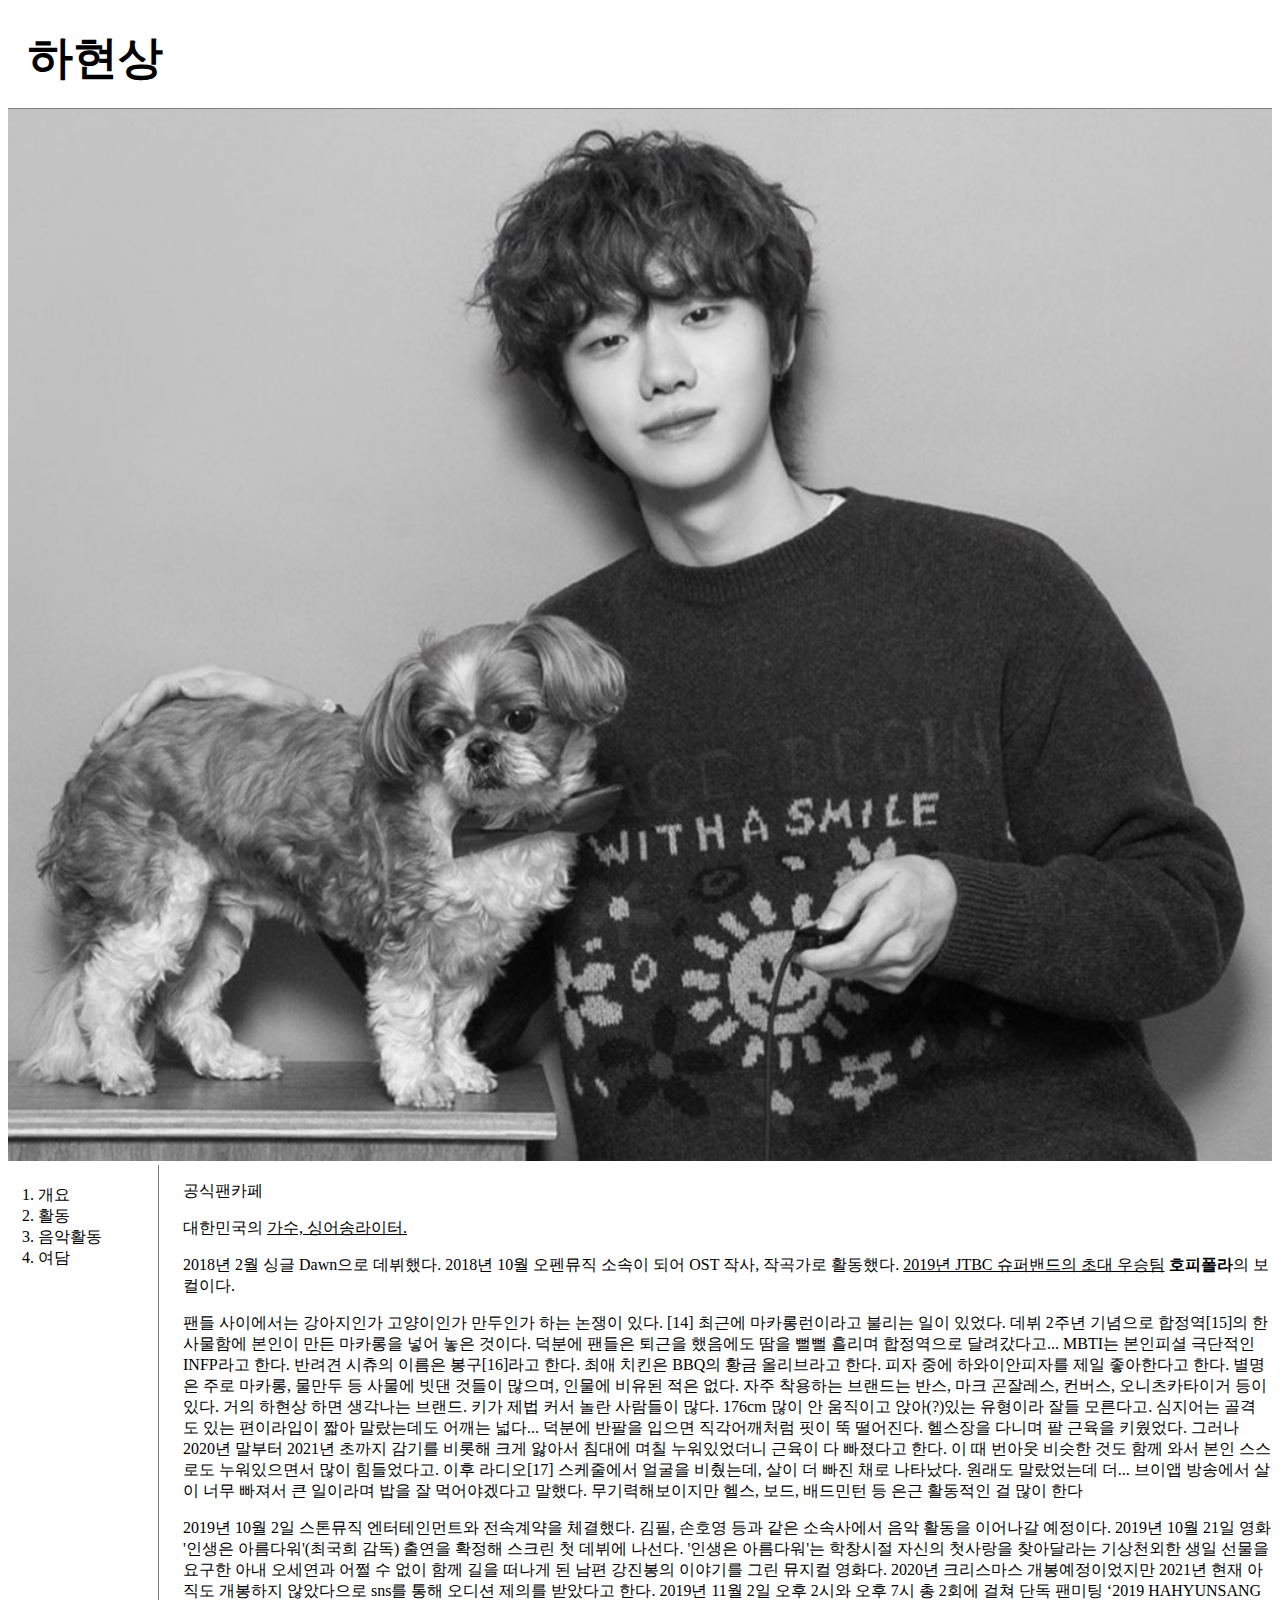
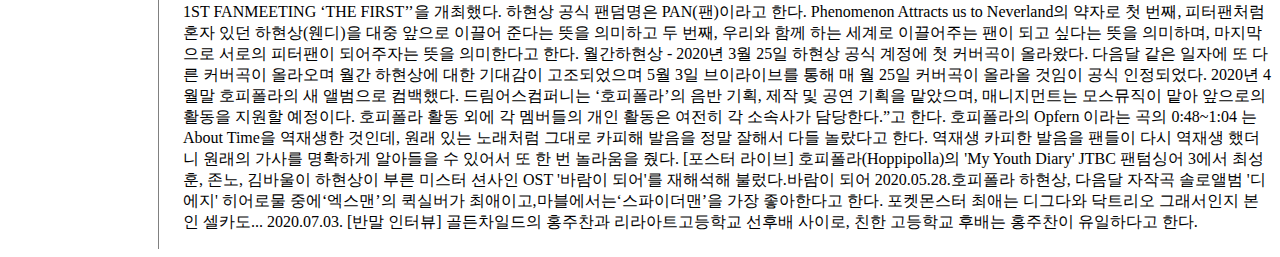
<file: index.html>
<!doctype html>
<html>
<head>
    <title> 하현상 나무위키 - html </title>
    <meta charset="utf-8">
    <link rel="stylesheet" href="style.css">
</head>


  <body>
    <h1> <a href = "index.html">  하현상 </a> </h1>
    <img src="봉구랑셀카.jpg" width="100%">

<div id="grid">
  <ol>
    <li><a href = "1.html" > 개요 </a></li>
    <li><a href = "2.html" > 활동 </a></li>
    <li><a href = "3.html" > 음악활동 </a> </li>
    <li><a href = "4.html"> 여담 </a> </li>
  </ol>
  <div id ="article">
<p>
  <a href = "https://cafe.daum.net/hahyunsang.official"
  target = "_blank" title = "하현상 공식팬카페">
  공식팬카페 </a>
</p>


<p> 대한민국의 <u>가수, 싱어송라이터.</u></p>


<p>
2018년 2월 싱글 Dawn으로 데뷔했다.
2018년 10월 오펜뮤직 소속이 되어 OST 작사, 작곡가로 활동했다.
<u>2019년 JTBC 슈퍼밴드의 초대 우승팀</u> <strong>호피폴라</strong>의 보컬이다.
</p>


<p>
팬들 사이에서는 강아지인가 고양이인가 만두인가 하는 논쟁이 있다. [14]
최근에 마카롱런이라고 불리는 일이 있었다. 데뷔 2주년 기념으로 합정역[15]의 한 사물함에 본인이 만든 마카롱을 넣어 놓은 것이다. 덕분에 팬들은 퇴근을 했음에도 땀을 뻘뻘 흘리며 합정역으로 달려갔다고...
MBTI는 본인피셜 극단적인 INFP라고 한다.
반려견 시츄의 이름은 봉구[16]라고 한다.
최애 치킨은 BBQ의 황금 올리브라고 한다.
피자 중에 하와이안피자를 제일 좋아한다고 한다.
별명은 주로 마카롱, 물만두 등 사물에 빗댄 것들이 많으며, 인물에 비유된 적은 없다.
자주 착용하는 브랜드는 반스, 마크 곤잘레스, 컨버스, 오니츠카타이거 등이 있다. 거의 하현상 하면 생각나는 브랜드.
키가 제법 커서 놀란 사람들이 많다. 176cm 많이 안 움직이고 앉아(?)있는 유형이라 잘들 모른다고. 심지어는 골격도 있는 편이라입이 짧아 말랐는데도 어깨는 넓다... 덕분에 반팔을 입으면 직각어깨처럼 핏이 뚝 떨어진다.
헬스장을 다니며 팔 근육을 키웠었다. 그러나 2020년 말부터 2021년 초까지 감기를 비롯해 크게 앓아서 침대에 며칠 누워있었더니 근육이 다 빠졌다고 한다. 이 때 번아웃 비슷한 것도 함께 와서 본인 스스로도 누워있으면서 많이 힘들었다고. 이후 라디오[17] 스케줄에서 얼굴을 비췄는데, 살이 더 빠진 채로 나타났다. 원래도 말랐었는데 더... 브이앱 방송에서 살이 너무 빠져서 큰 일이라며 밥을 잘 먹어야겠다고 말했다.
무기력해보이지만 헬스, 보드, 배드민턴 등 은근 활동적인 걸 많이 한다 </<p>
<p style="margin-top:10px;">
2019년 10월 2일 스톤뮤직 엔터테인먼트와 전속계약을 체결했다. 김필, 손호영 등과 같은 소속사에서 음악 활동을 이어나갈 예정이다.
2019년 10월 21일 영화 '인생은 아름다워'(최국희 감독) 출연을 확정해 스크린 첫 데뷔에 나선다. '인생은 아름다워'는 학창시절 자신의 첫사랑을 찾아달라는 기상천외한 생일 선물을 요구한 아내 오세연과 어쩔 수 없이 함께 길을 떠나게 된 남편 강진봉의 이야기를 그린 뮤지컬 영화다. 2020년 크리스마스 개봉예정이었지만 2021년 현재 아직도 개봉하지 않았다으로 sns를 통해 오디션 제의를 받았다고 한다.
2019년 11월 2일 오후 2시와 오후 7시 총 2회에 걸쳐 단독 팬미팅 ‘2019 HAHYUNSANG 1ST FANMEETING ‘THE FIRST’’을 개최했다.
하현상 공식 팬덤명은 PAN(팬)이라고 한다. Phenomenon Attracts us to Neverland의 약자로 첫 번째, 피터팬처럼 혼자 있던 하현상(웬디)을 대중 앞으로 이끌어 준다는 뜻을 의미하고 두 번째, 우리와 함께 하는 세계로 이끌어주는 팬이 되고 싶다는 뜻을 의미하며, 마지막으로 서로의 피터팬이 되어주자는 뜻을 의미한다고 한다.
월간하현상 - 2020년 3월 25일 하현상 공식 계정에 첫 커버곡이 올라왔다. 다음달 같은 일자에 또 다른 커버곡이 올라오며 월간 하현상에 대한 기대감이 고조되었으며 5월 3일 브이라이브를 통해 매 월 25일 커버곡이 올라올 것임이 공식 인정되었다.
2020년 4월말 호피폴라의 새 앨범으로 컴백했다. 드림어스컴퍼니는 ‘호피폴라’의 음반 기획, 제작 및 공연 기획을 맡았으며, 매니지먼트는 모스뮤직이 맡아 앞으로의 활동을 지원할 예정이다. 호피폴라 활동 외에 각 멤버들의 개인 활동은 여전히 각 소속사가 담당한다.”고 한다.
호피폴라의 Opfern 이라는 곡의 0:48~1:04 는 About Time을 역재생한 것인데, 원래 있는 노래처럼 그대로 카피해 발음을 정말 잘해서 다들 놀랐다고 한다. 역재생 카피한 발음을 팬들이 다시 역재생 했더니 원래의 가사를 명확하게 알아들을 수 있어서 또 한 번 놀라움을 줬다.
[포스터 라이브] 호피폴라(Hoppipolla)의 'My Youth Diary'
JTBC 팬텀싱어 3에서 최성훈, 존노, 김바울이 하현상이 부른 미스터 션사인 OST '바람이 되어'를 재해석해 불렀다.바람이 되어
2020.05.28.호피폴라 하현상, 다음달 자작곡 솔로앨범 '디 에지'
히어로물 중에‘엑스맨’의 퀵실버가 최애이고,마블에서는‘스파이더맨’을 가장 좋아한다고 한다.
포켓몬스터 최애는 디그다와 닥트리오 그래서인지 본인 셀카도...
2020.07.03. [반말 인터뷰]
골든차일드의 홍주찬과 리라아트고등학교 선후배 사이로, 친한 고등학교 후배는 홍주찬이 유일하다고 한다.
</p>

</body>
</file>
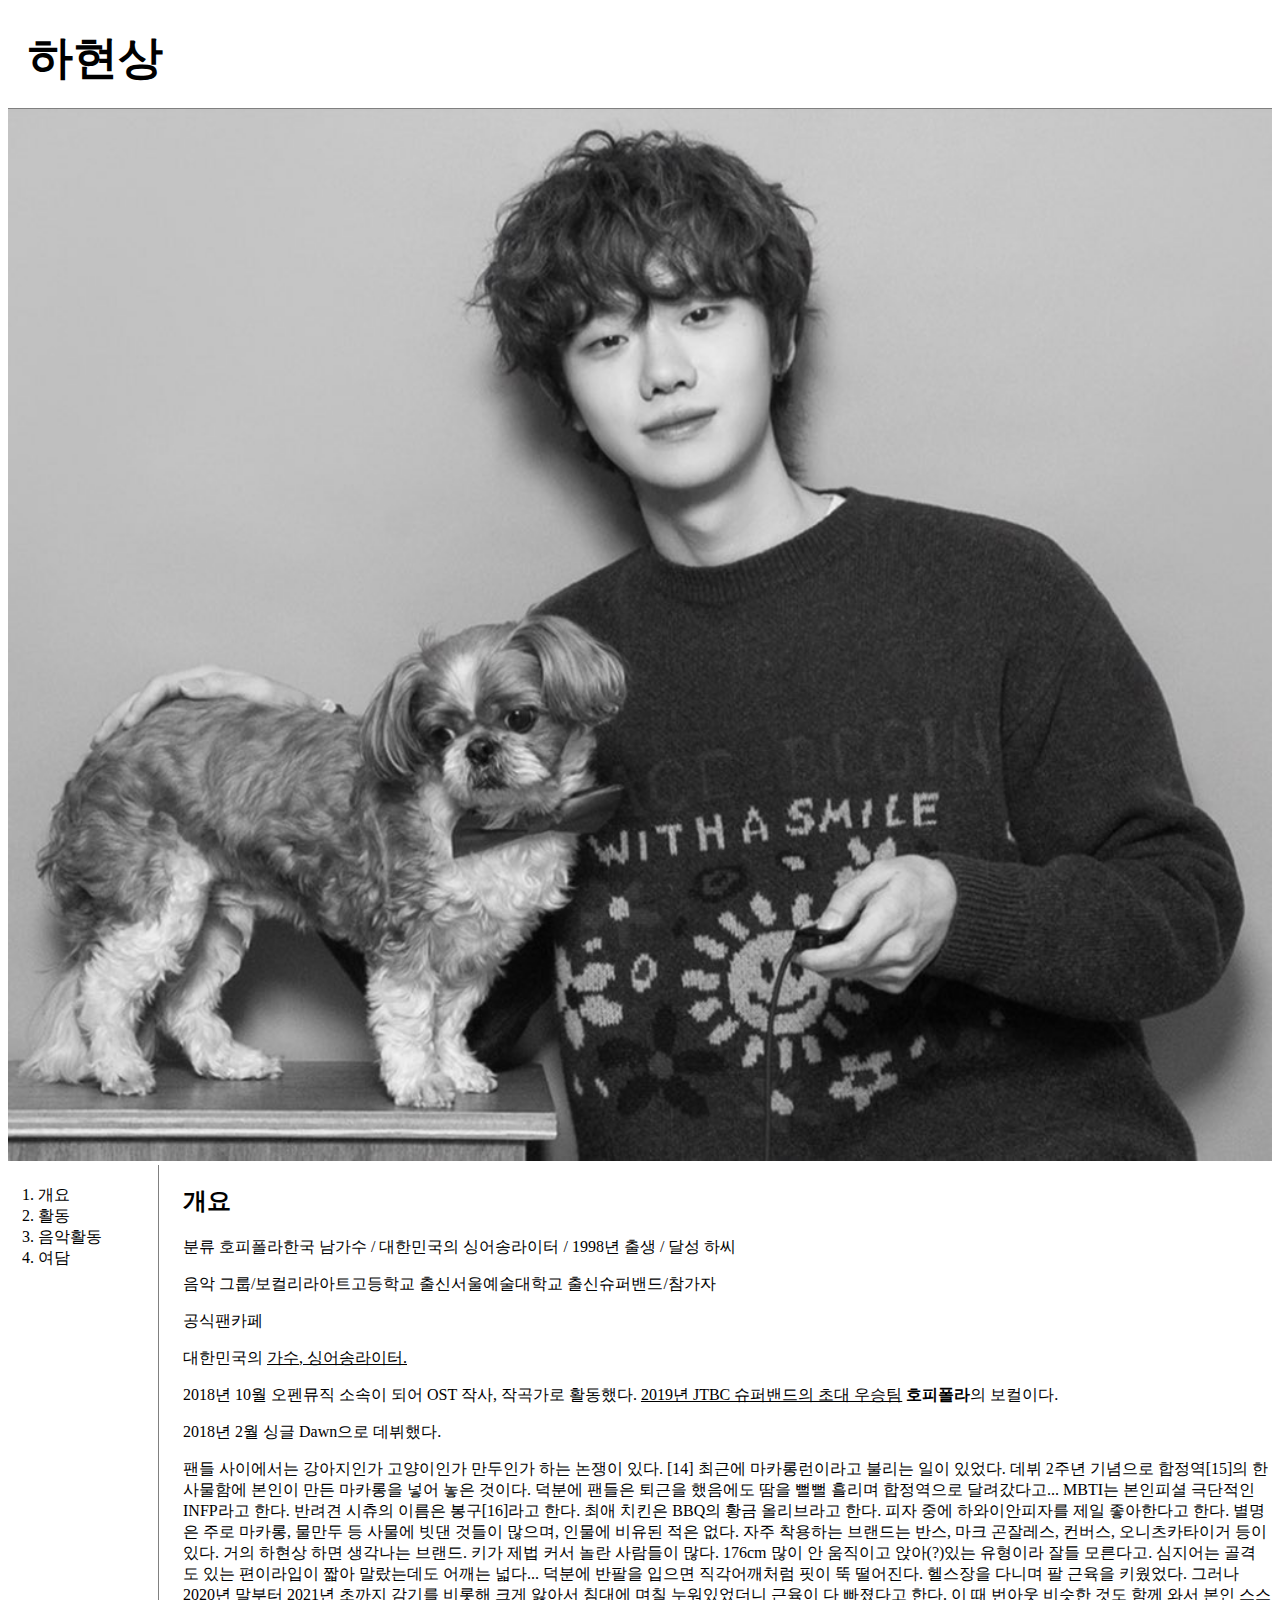
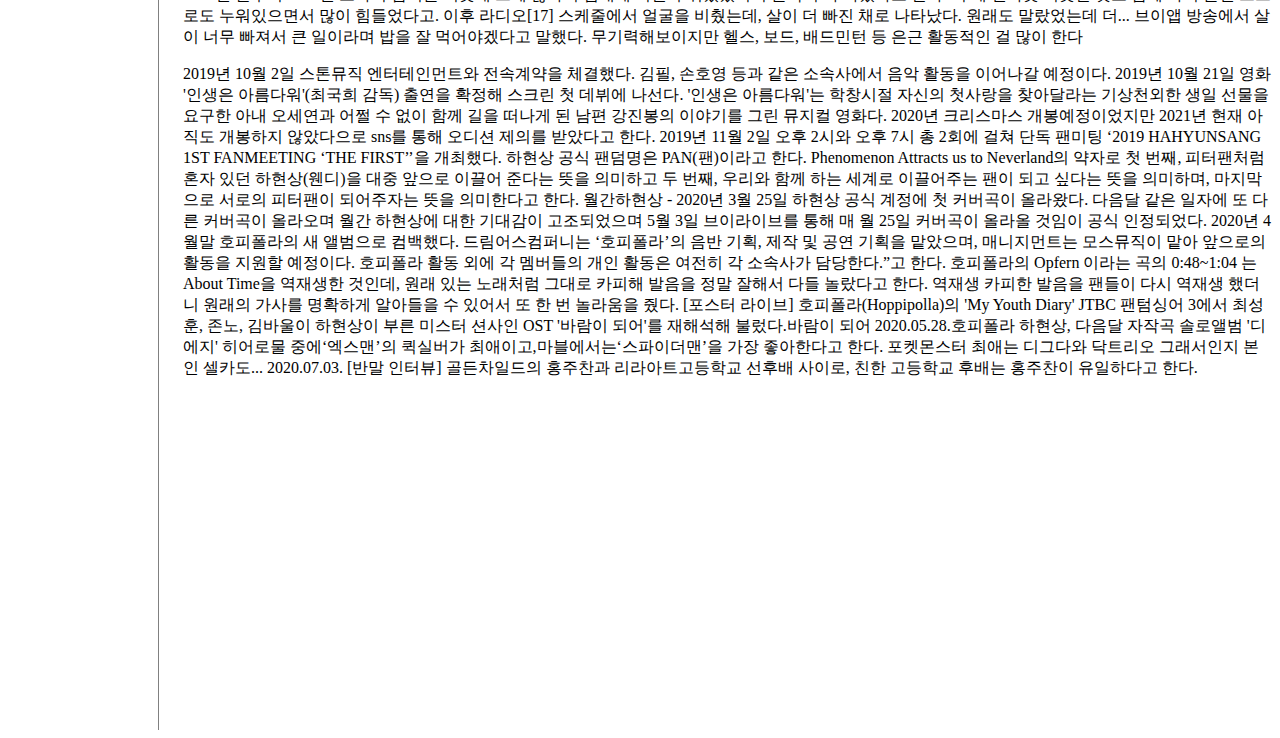
<file: 1.html>
<!doctype html>
<html>
<head>
    <title> 하현상 나무위키 - html </title>
    <meta charset="utf-8">
    <link rel="stylesheet" href="style.css">
</head>


  <body>
    <h1> <a href = "index.html">  하현상 </a> </h1>
    <img src="봉구랑셀카.jpg" width="100%">

<div id="grid">
  <ol>
    <li><a href = "1.html" > 개요 </a></li>
    <li><a href = "2.html" > 활동 </a></li>
    <li><a href = "3.html" > 음악활동 </a> </li>
    <li><a href = "4.html"> 여담 </a> </li>
  </ol>
  <div id ="article">

  <h2> 개요</h2>

  <p> 분류 호피폴라한국 남가수 / 대한민국의 싱어송라이터 / 1998년 출생 / 달성 하씨 </p>

  <p> 음악 그룹/보컬리라아트고등학교 출신서울예술대학교 출신슈퍼밴드/참가자 </p>


  <p>
    <a href = "https://cafe.daum.net/hahyunsang.official"
    target = "_blank" title = "하현상 공식팬카페">
    공식팬카페 </a>
  </p>


  <p> 대한민국의 <u>가수, 싱어송라이터.</u></p>


  <p>
  2018년 10월 오펜뮤직 소속이 되어 OST 작사, 작곡가로 활동했다.
  <u>2019년 JTBC 슈퍼밴드의 초대 우승팀</u> <strong>호피폴라</strong>의 보컬이다.
  </p>

  2018년 2월 싱글 Dawn으로 데뷔했다.

  <p>
  팬들 사이에서는 강아지인가 고양이인가 만두인가 하는 논쟁이 있다. [14]
  최근에 마카롱런이라고 불리는 일이 있었다. 데뷔 2주년 기념으로 합정역[15]의 한 사물함에 본인이 만든 마카롱을 넣어 놓은 것이다. 덕분에 팬들은 퇴근을 했음에도 땀을 뻘뻘 흘리며 합정역으로 달려갔다고...
  MBTI는 본인피셜 극단적인 INFP라고 한다.
  반려견 시츄의 이름은 봉구[16]라고 한다.
  최애 치킨은 BBQ의 황금 올리브라고 한다.
  피자 중에 하와이안피자를 제일 좋아한다고 한다.
  별명은 주로 마카롱, 물만두 등 사물에 빗댄 것들이 많으며, 인물에 비유된 적은 없다.
  자주 착용하는 브랜드는 반스, 마크 곤잘레스, 컨버스, 오니츠카타이거 등이 있다. 거의 하현상 하면 생각나는 브랜드.
  키가 제법 커서 놀란 사람들이 많다. 176cm 많이 안 움직이고 앉아(?)있는 유형이라 잘들 모른다고. 심지어는 골격도 있는 편이라입이 짧아 말랐는데도 어깨는 넓다... 덕분에 반팔을 입으면 직각어깨처럼 핏이 뚝 떨어진다.
  헬스장을 다니며 팔 근육을 키웠었다. 그러나 2020년 말부터 2021년 초까지 감기를 비롯해 크게 앓아서 침대에 며칠 누워있었더니 근육이 다 빠졌다고 한다. 이 때 번아웃 비슷한 것도 함께 와서 본인 스스로도 누워있으면서 많이 힘들었다고. 이후 라디오[17] 스케줄에서 얼굴을 비췄는데, 살이 더 빠진 채로 나타났다. 원래도 말랐었는데 더... 브이앱 방송에서 살이 너무 빠져서 큰 일이라며 밥을 잘 먹어야겠다고 말했다.
  무기력해보이지만 헬스, 보드, 배드민턴 등 은근 활동적인 걸 많이 한다 </<p>
  <p style="margin-top:10px;">
  2019년 10월 2일 스톤뮤직 엔터테인먼트와 전속계약을 체결했다. 김필, 손호영 등과 같은 소속사에서 음악 활동을 이어나갈 예정이다.
  2019년 10월 21일 영화 '인생은 아름다워'(최국희 감독) 출연을 확정해 스크린 첫 데뷔에 나선다. '인생은 아름다워'는 학창시절 자신의 첫사랑을 찾아달라는 기상천외한 생일 선물을 요구한 아내 오세연과 어쩔 수 없이 함께 길을 떠나게 된 남편 강진봉의 이야기를 그린 뮤지컬 영화다. 2020년 크리스마스 개봉예정이었지만 2021년 현재 아직도 개봉하지 않았다으로 sns를 통해 오디션 제의를 받았다고 한다.
  2019년 11월 2일 오후 2시와 오후 7시 총 2회에 걸쳐 단독 팬미팅 ‘2019 HAHYUNSANG 1ST FANMEETING ‘THE FIRST’’을 개최했다.
  하현상 공식 팬덤명은 PAN(팬)이라고 한다. Phenomenon Attracts us to Neverland의 약자로 첫 번째, 피터팬처럼 혼자 있던 하현상(웬디)을 대중 앞으로 이끌어 준다는 뜻을 의미하고 두 번째, 우리와 함께 하는 세계로 이끌어주는 팬이 되고 싶다는 뜻을 의미하며, 마지막으로 서로의 피터팬이 되어주자는 뜻을 의미한다고 한다.
  월간하현상 - 2020년 3월 25일 하현상 공식 계정에 첫 커버곡이 올라왔다. 다음달 같은 일자에 또 다른 커버곡이 올라오며 월간 하현상에 대한 기대감이 고조되었으며 5월 3일 브이라이브를 통해 매 월 25일 커버곡이 올라올 것임이 공식 인정되었다.
  2020년 4월말 호피폴라의 새 앨범으로 컴백했다. 드림어스컴퍼니는 ‘호피폴라’의 음반 기획, 제작 및 공연 기획을 맡았으며, 매니지먼트는 모스뮤직이 맡아 앞으로의 활동을 지원할 예정이다. 호피폴라 활동 외에 각 멤버들의 개인 활동은 여전히 각 소속사가 담당한다.”고 한다.
  호피폴라의 Opfern 이라는 곡의 0:48~1:04 는 About Time을 역재생한 것인데, 원래 있는 노래처럼 그대로 카피해 발음을 정말 잘해서 다들 놀랐다고 한다. 역재생 카피한 발음을 팬들이 다시 역재생 했더니 원래의 가사를 명확하게 알아들을 수 있어서 또 한 번 놀라움을 줬다.
  [포스터 라이브] 호피폴라(Hoppipolla)의 'My Youth Diary'
  JTBC 팬텀싱어 3에서 최성훈, 존노, 김바울이 하현상이 부른 미스터 션사인 OST '바람이 되어'를 재해석해 불렀다.바람이 되어
  2020.05.28.호피폴라 하현상, 다음달 자작곡 솔로앨범 '디 에지'
  히어로물 중에‘엑스맨’의 퀵실버가 최애이고,마블에서는‘스파이더맨’을 가장 좋아한다고 한다.
  포켓몬스터 최애는 디그다와 닥트리오 그래서인지 본인 셀카도...
  2020.07.03. [반말 인터뷰]
  골든차일드의 홍주찬과 리라아트고등학교 선후배 사이로, 친한 고등학교 후배는 홍주찬이 유일하다고 한다.
  </p>


  <p>
    <iframe width="560" height="315"
    src="https://www.youtube.com/embed/oHEi1ILxEP4"
    title="YouTube video player"
    frameborder="0"
    allow="accelerometer; autoplay; clipboard-write; encrypted-media;
    gyroscope; picture-in-picture" allowfullscreen>
    </iframe>
  </p>

  <p>
      <div id="disqus_thread"></div>
  <script>
      /**
      *  RECOMMENDED CONFIGURATION VARIABLES: EDIT AND UNCOMMENT THE SECTION BELOW TO INSERT DYNAMIC VALUES FROM YOUR PLATFORM OR CMS.
      *  LEARN WHY DEFINING THESE VARIABLES IS IMPORTANT: https://disqus.com/admin/universalcode/#configuration-variables    */
      /*
      var disqus_config = function () {
      this.page.url = PAGE_URL;  // Replace PAGE_URL with your page's canonical URL variable
      this.page.identifier = PAGE_IDENTIFIER; // Replace PAGE_IDENTIFIER with your page's unique identifier variable
      };
      */
      (function() { // DON'T EDIT BELOW THIS LINE
      var d = document, s = d.createElement('script');
      s.src = 'https://web1-efxkjqsyv3.disqus.com/embed.js';
      s.setAttribute('data-timestamp', +new Date());
      (d.head || d.body).appendChild(s);
      })();
  </script>
  <noscript>Please enable JavaScript to view the <a href="https://disqus.com/?ref_noscript">comments powered by Disqus.</a></noscript>
  </p>

  <p>
    <!--Start of Tawk.to Script-->
    <script type="text/javascript">
    var Tawk_API=Tawk_API||{}, Tawk_LoadStart=new Date();
    (function(){
    var s1=document.createElement("script"),s0=document.getElementsByTagName("script")[0];
    s1.async=true;
    s1.src='https://embed.tawk.to/60c613c465b7290ac635b6a1/1f82rqe40';
    s1.charset='UTF-8';
    s1.setAttribute('crossorigin','*');
    s0.parentNode.insertBefore(s1,s0);
    })();
    </script>
    <!--End of Tawk.to Script-->
  </p>

  </div>
</div>

</body>
</html>
</file>
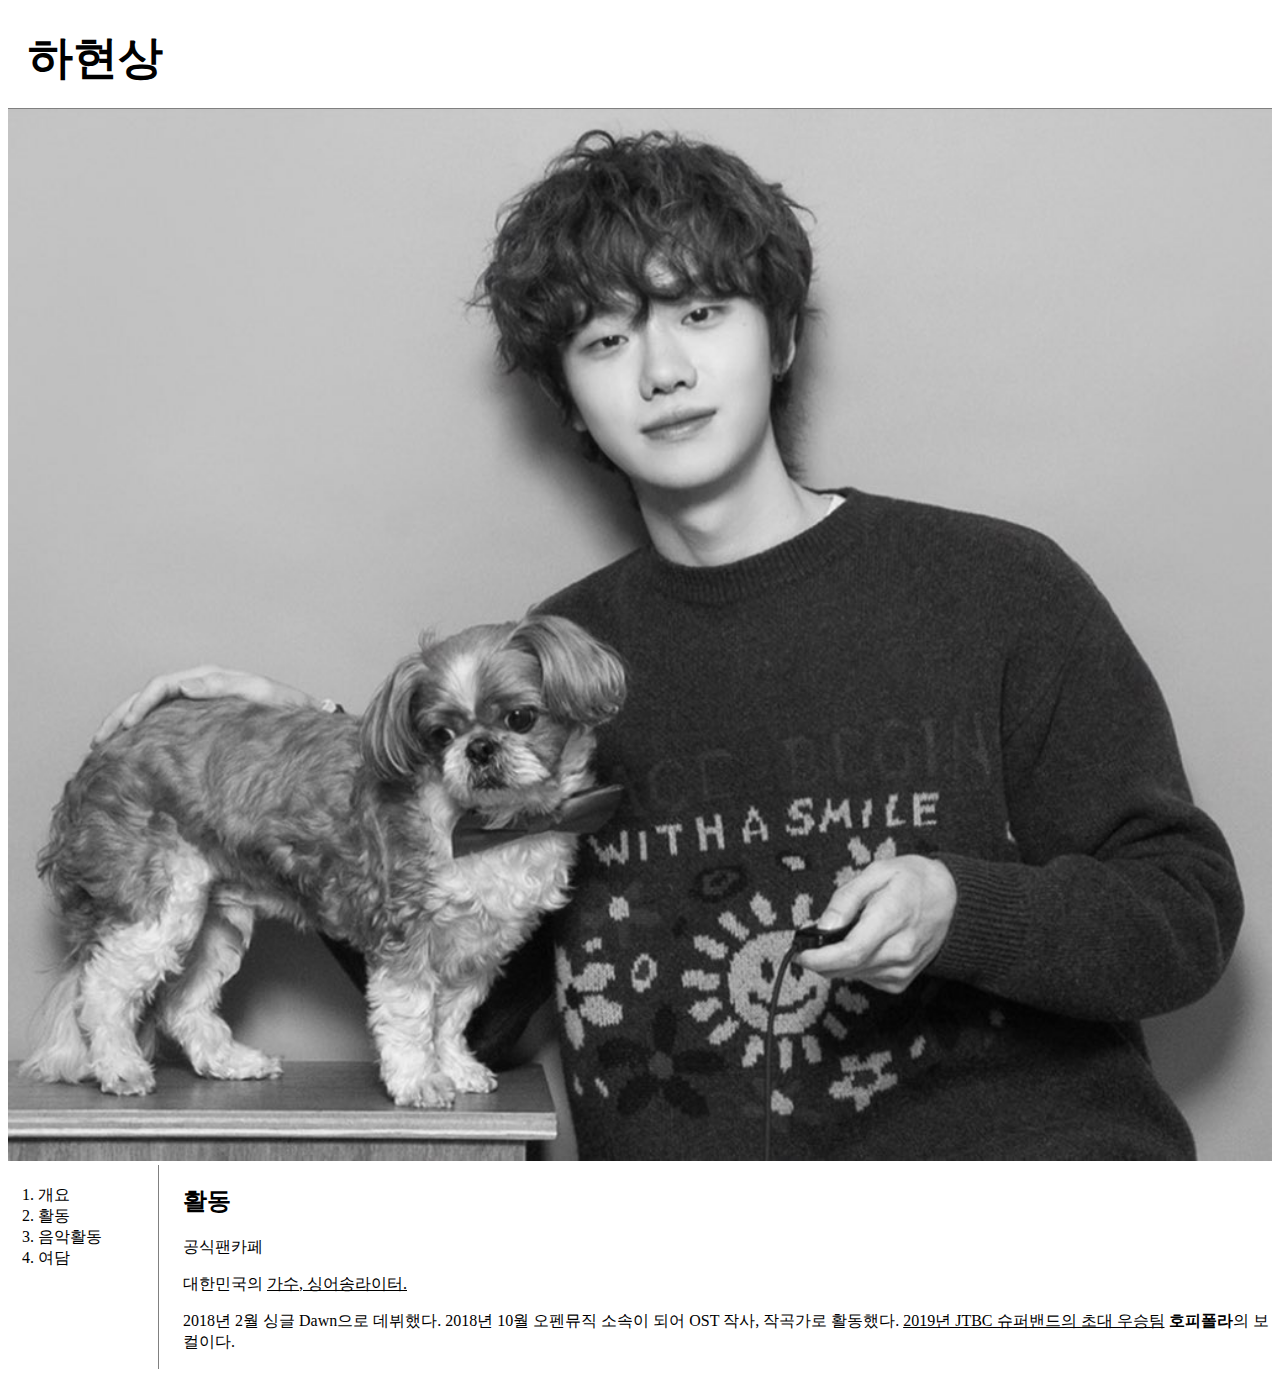
<file: 2.html>
<!doctype html>
<html>
<head>
    <title> 하현상 나무위키 - html </title>
    <meta charset="utf-8">
    <link rel="stylesheet" href="style.css">
</head>


  <body>
    <h1> <a href = "index.html">  하현상 </a> </h1>
    <img src="봉구랑셀카.jpg" width="100%">

<div id="grid">
  <ol>
    <li><a href = "1.html" > 개요 </a></li>
    <li><a href = "2.html" > 활동 </a></li>
    <li><a href = "3.html" > 음악활동 </a> </li>
    <li><a href = "4.html"> 여담 </a> </li>
  </ol>
  <div id ="article">

  <h2>활동</h2>
  <p>
    <a href = "https://cafe.daum.net/hahyunsang.official"
    target = "_blank" title = "하현상 공식팬카페">
    공식팬카페 </a>
  </p>


<p> 대한민국의 <u>가수, 싱어송라이터.</u></p>


<p>
2018년 2월 싱글 Dawn으로 데뷔했다.
2018년 10월 오펜뮤직 소속이 되어 OST 작사, 작곡가로 활동했다.
<u>2019년 JTBC 슈퍼밴드의 초대 우승팀</u> <strong>호피폴라</strong>의 보컬이다.
</p>

</body>
</file>
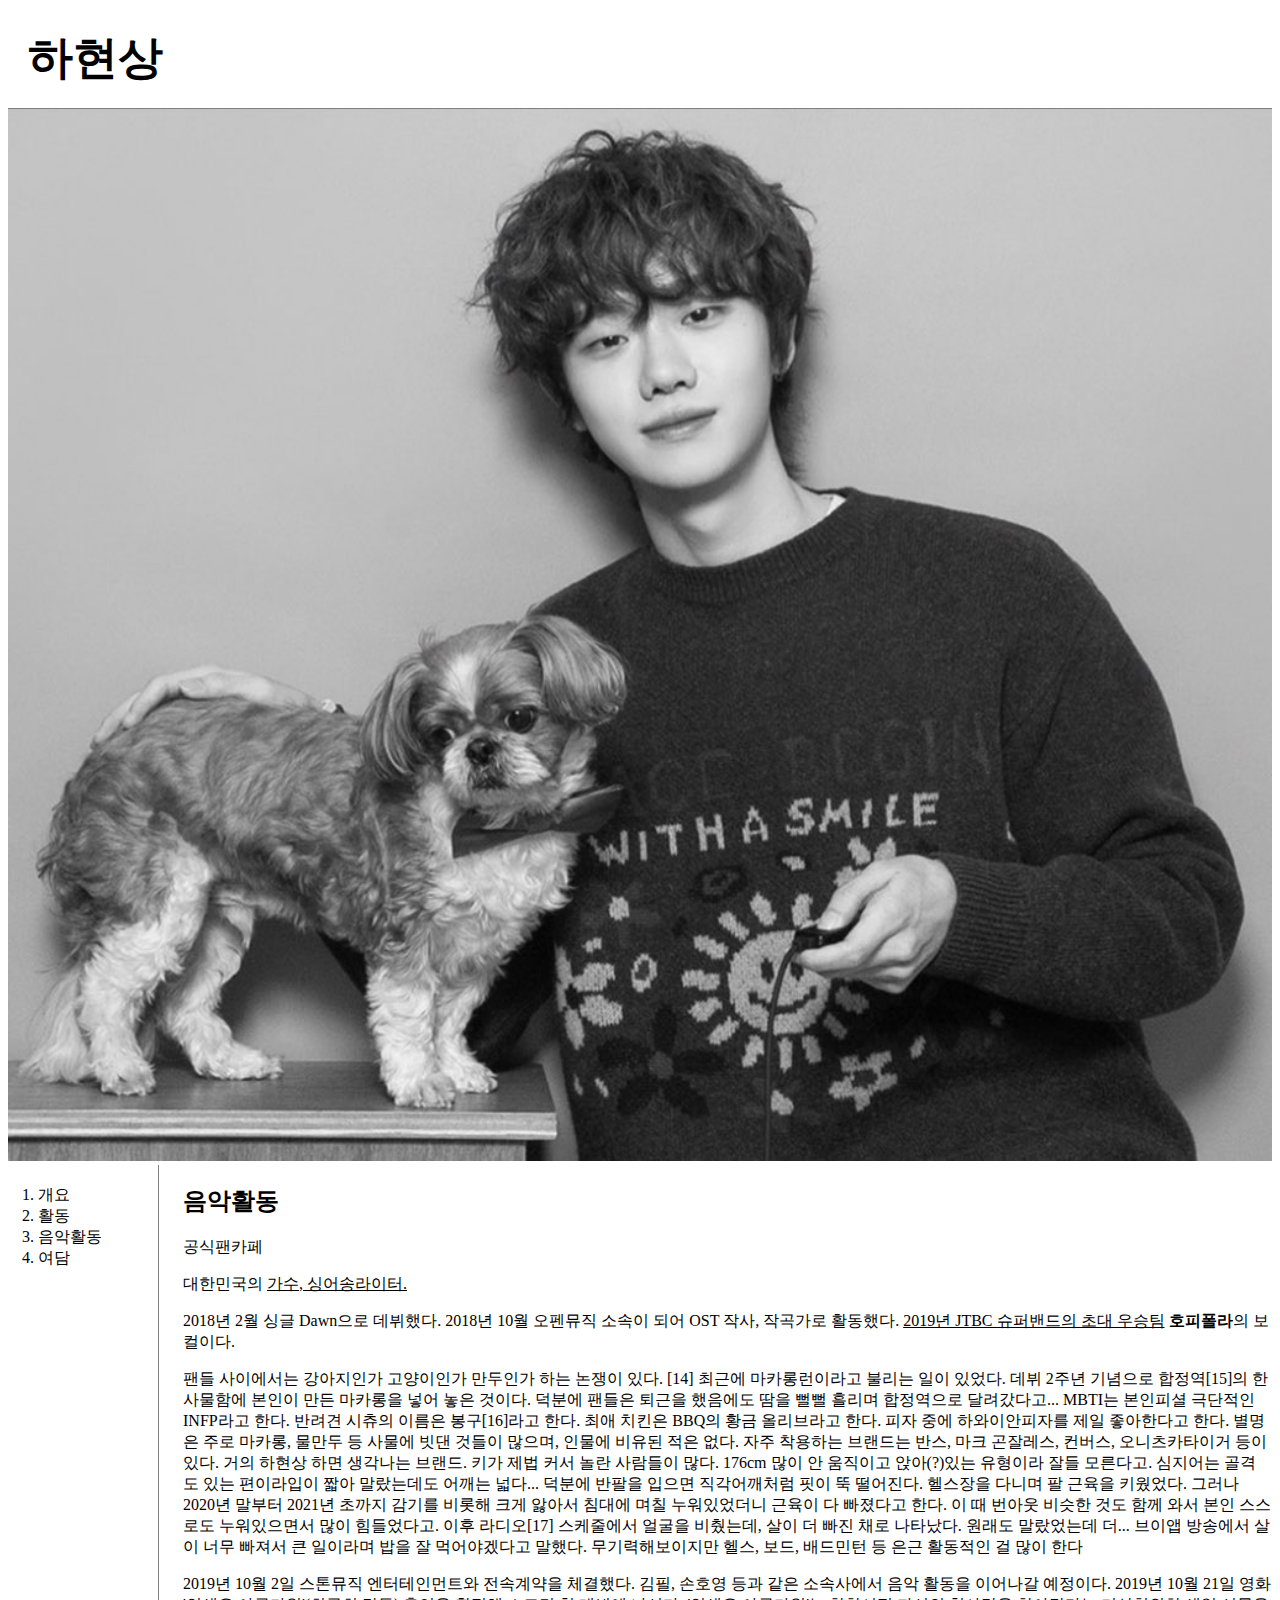
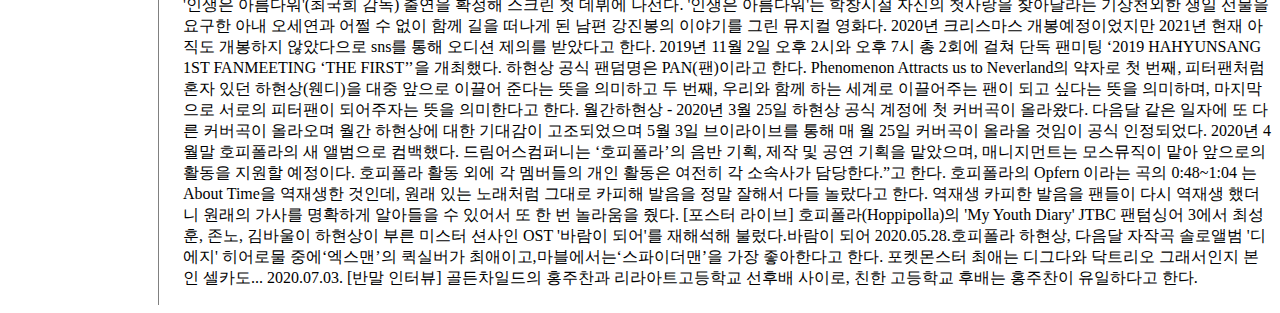
<file: 3.html>
<!doctype html>
<html>
<head>
    <title> 하현상 나무위키 - html </title>
    <meta charset="utf-8">
    <link rel="stylesheet" href="style.css">
</head>


  <body>
    <h1> <a href = "index.html">  하현상 </a> </h1>
    <img src="봉구랑셀카.jpg" width="100%">

<div id="grid">
  <ol>
    <li><a href = "1.html" > 개요 </a></li>
    <li><a href = "2.html" > 활동 </a></li>
    <li><a href = "3.html" > 음악활동 </a> </li>
    <li><a href = "4.html"> 여담 </a> </li>
  </ol>
  <div id ="article">

<h2>음악활동</h2>


<p>
  <a href = "https://cafe.daum.net/hahyunsang.official"
  target = "_blank" title = "하현상 공식팬카페">
  공식팬카페 </a>
</p>


<p> 대한민국의 <u>가수, 싱어송라이터.</u></p>


<p>
2018년 2월 싱글 Dawn으로 데뷔했다.
2018년 10월 오펜뮤직 소속이 되어 OST 작사, 작곡가로 활동했다.
<u>2019년 JTBC 슈퍼밴드의 초대 우승팀</u> <strong>호피폴라</strong>의 보컬이다.
</p>


<p>
팬들 사이에서는 강아지인가 고양이인가 만두인가 하는 논쟁이 있다. [14]
최근에 마카롱런이라고 불리는 일이 있었다. 데뷔 2주년 기념으로 합정역[15]의 한 사물함에 본인이 만든 마카롱을 넣어 놓은 것이다. 덕분에 팬들은 퇴근을 했음에도 땀을 뻘뻘 흘리며 합정역으로 달려갔다고...
MBTI는 본인피셜 극단적인 INFP라고 한다.
반려견 시츄의 이름은 봉구[16]라고 한다.
최애 치킨은 BBQ의 황금 올리브라고 한다.
피자 중에 하와이안피자를 제일 좋아한다고 한다.
별명은 주로 마카롱, 물만두 등 사물에 빗댄 것들이 많으며, 인물에 비유된 적은 없다.
자주 착용하는 브랜드는 반스, 마크 곤잘레스, 컨버스, 오니츠카타이거 등이 있다. 거의 하현상 하면 생각나는 브랜드.
키가 제법 커서 놀란 사람들이 많다. 176cm 많이 안 움직이고 앉아(?)있는 유형이라 잘들 모른다고. 심지어는 골격도 있는 편이라입이 짧아 말랐는데도 어깨는 넓다... 덕분에 반팔을 입으면 직각어깨처럼 핏이 뚝 떨어진다.
헬스장을 다니며 팔 근육을 키웠었다. 그러나 2020년 말부터 2021년 초까지 감기를 비롯해 크게 앓아서 침대에 며칠 누워있었더니 근육이 다 빠졌다고 한다. 이 때 번아웃 비슷한 것도 함께 와서 본인 스스로도 누워있으면서 많이 힘들었다고. 이후 라디오[17] 스케줄에서 얼굴을 비췄는데, 살이 더 빠진 채로 나타났다. 원래도 말랐었는데 더... 브이앱 방송에서 살이 너무 빠져서 큰 일이라며 밥을 잘 먹어야겠다고 말했다.
무기력해보이지만 헬스, 보드, 배드민턴 등 은근 활동적인 걸 많이 한다 </<p>
<p style="margin-top:10px;">
2019년 10월 2일 스톤뮤직 엔터테인먼트와 전속계약을 체결했다. 김필, 손호영 등과 같은 소속사에서 음악 활동을 이어나갈 예정이다.
2019년 10월 21일 영화 '인생은 아름다워'(최국희 감독) 출연을 확정해 스크린 첫 데뷔에 나선다. '인생은 아름다워'는 학창시절 자신의 첫사랑을 찾아달라는 기상천외한 생일 선물을 요구한 아내 오세연과 어쩔 수 없이 함께 길을 떠나게 된 남편 강진봉의 이야기를 그린 뮤지컬 영화다. 2020년 크리스마스 개봉예정이었지만 2021년 현재 아직도 개봉하지 않았다으로 sns를 통해 오디션 제의를 받았다고 한다.
2019년 11월 2일 오후 2시와 오후 7시 총 2회에 걸쳐 단독 팬미팅 ‘2019 HAHYUNSANG 1ST FANMEETING ‘THE FIRST’’을 개최했다.
하현상 공식 팬덤명은 PAN(팬)이라고 한다. Phenomenon Attracts us to Neverland의 약자로 첫 번째, 피터팬처럼 혼자 있던 하현상(웬디)을 대중 앞으로 이끌어 준다는 뜻을 의미하고 두 번째, 우리와 함께 하는 세계로 이끌어주는 팬이 되고 싶다는 뜻을 의미하며, 마지막으로 서로의 피터팬이 되어주자는 뜻을 의미한다고 한다.
월간하현상 - 2020년 3월 25일 하현상 공식 계정에 첫 커버곡이 올라왔다. 다음달 같은 일자에 또 다른 커버곡이 올라오며 월간 하현상에 대한 기대감이 고조되었으며 5월 3일 브이라이브를 통해 매 월 25일 커버곡이 올라올 것임이 공식 인정되었다.
2020년 4월말 호피폴라의 새 앨범으로 컴백했다. 드림어스컴퍼니는 ‘호피폴라’의 음반 기획, 제작 및 공연 기획을 맡았으며, 매니지먼트는 모스뮤직이 맡아 앞으로의 활동을 지원할 예정이다. 호피폴라 활동 외에 각 멤버들의 개인 활동은 여전히 각 소속사가 담당한다.”고 한다.
호피폴라의 Opfern 이라는 곡의 0:48~1:04 는 About Time을 역재생한 것인데, 원래 있는 노래처럼 그대로 카피해 발음을 정말 잘해서 다들 놀랐다고 한다. 역재생 카피한 발음을 팬들이 다시 역재생 했더니 원래의 가사를 명확하게 알아들을 수 있어서 또 한 번 놀라움을 줬다.
[포스터 라이브] 호피폴라(Hoppipolla)의 'My Youth Diary'
JTBC 팬텀싱어 3에서 최성훈, 존노, 김바울이 하현상이 부른 미스터 션사인 OST '바람이 되어'를 재해석해 불렀다.바람이 되어
2020.05.28.호피폴라 하현상, 다음달 자작곡 솔로앨범 '디 에지'
히어로물 중에‘엑스맨’의 퀵실버가 최애이고,마블에서는‘스파이더맨’을 가장 좋아한다고 한다.
포켓몬스터 최애는 디그다와 닥트리오 그래서인지 본인 셀카도...
2020.07.03. [반말 인터뷰]
골든차일드의 홍주찬과 리라아트고등학교 선후배 사이로, 친한 고등학교 후배는 홍주찬이 유일하다고 한다.
</p>

</body>
</file>
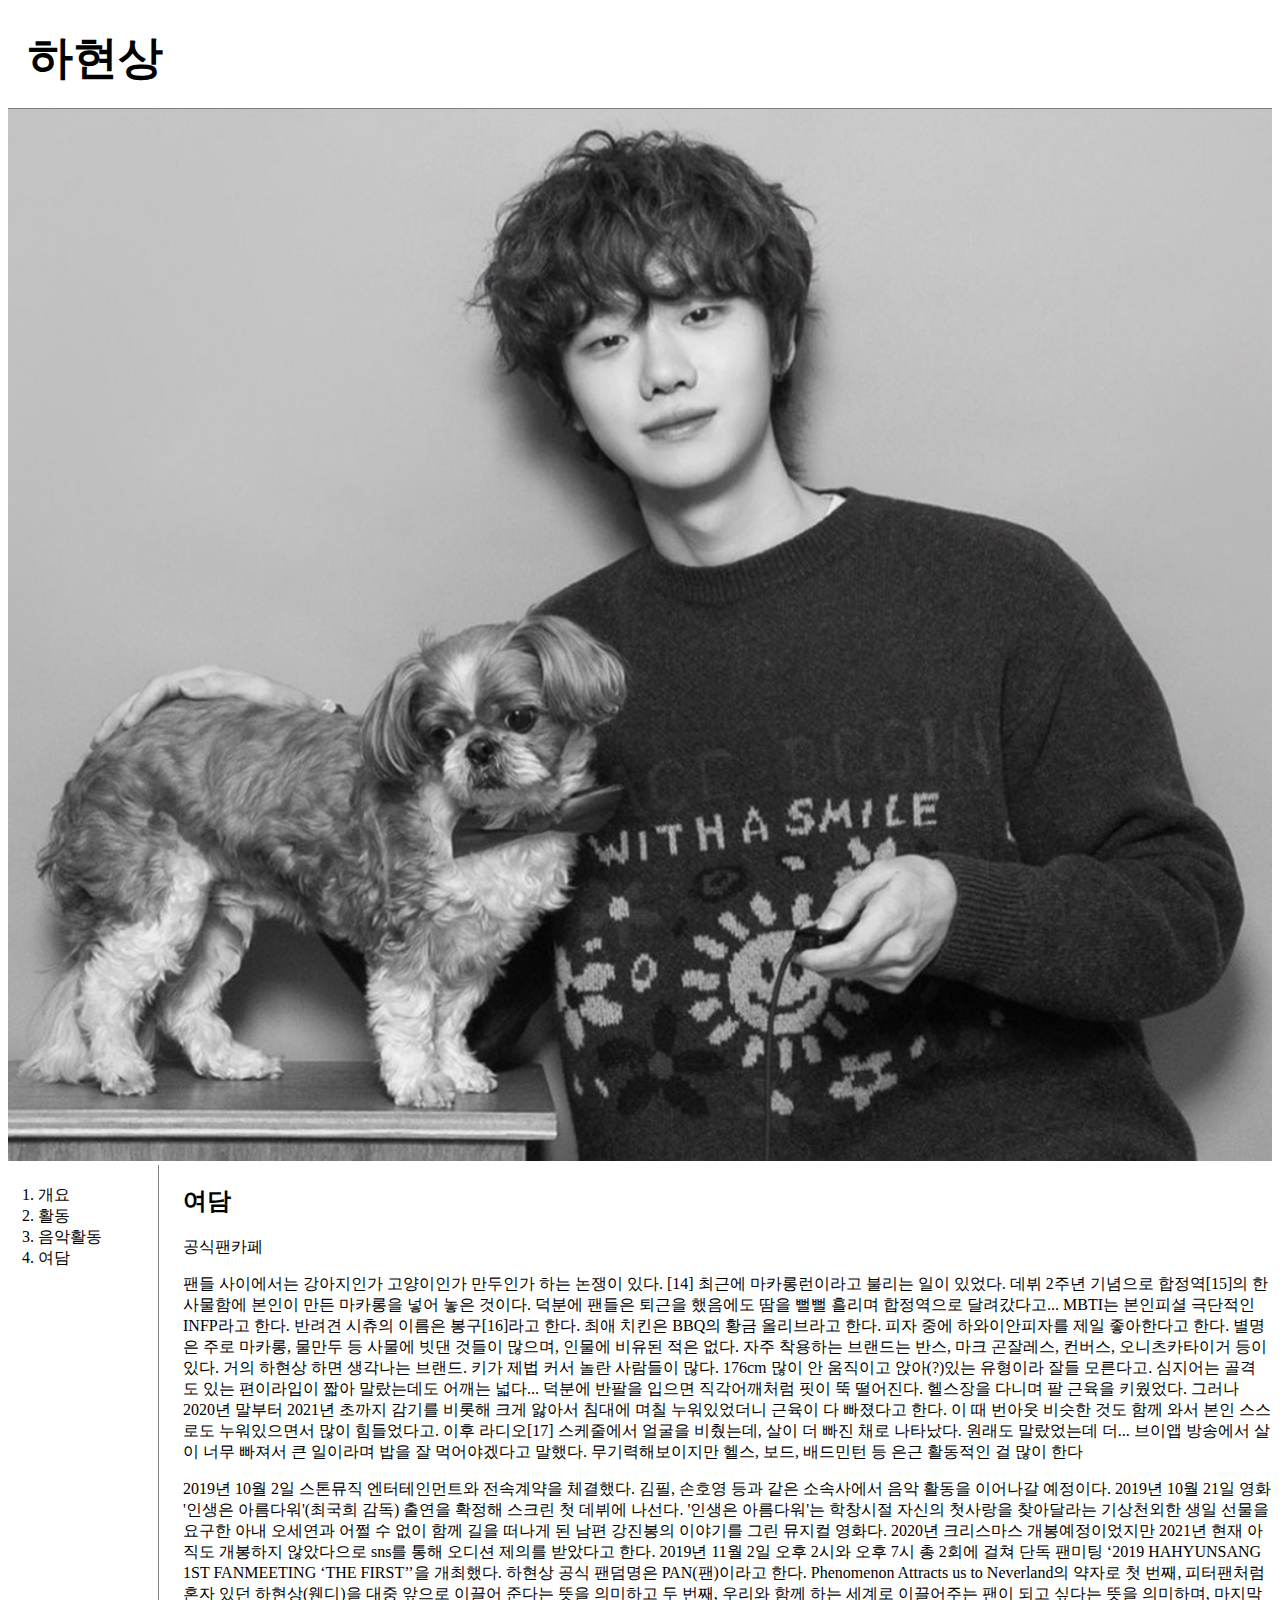
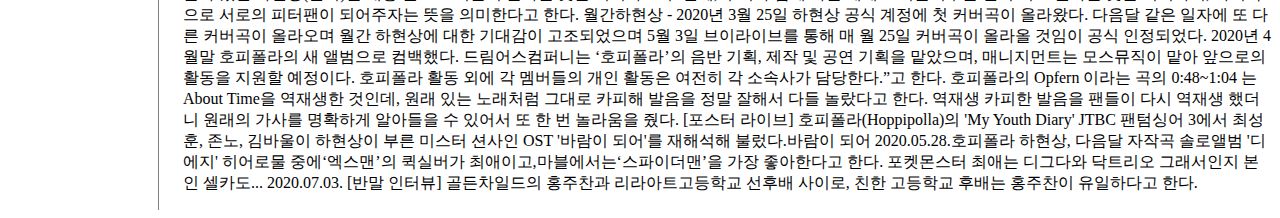
<file: 4.html>
<!doctype html>
<html>
<head>
    <title> 하현상 나무위키 - html </title>
    <meta charset="utf-8">
    <link rel="stylesheet" href="style.css">
</head>


  <body>
    <h1> <a href = "index.html">  하현상 </a> </h1>
    <img src="봉구랑셀카.jpg" width="100%">

<div id="grid">
  <ol>
    <li><a href = "1.html" > 개요 </a></li>
    <li><a href = "2.html" > 활동 </a></li>
    <li><a href = "3.html" > 음악활동 </a> </li>
    <li><a href = "4.html"> 여담 </a> </li>
  </ol>
  <div id ="article">


<h2>여담</h2>



<p>
  <a href = "https://cafe.daum.net/hahyunsang.official"
  target = "_blank" title = "하현상 공식팬카페">
  공식팬카페 </a>
</p>

<p>
팬들 사이에서는 강아지인가 고양이인가 만두인가 하는 논쟁이 있다. [14]
최근에 마카롱런이라고 불리는 일이 있었다. 데뷔 2주년 기념으로 합정역[15]의 한 사물함에 본인이 만든 마카롱을 넣어 놓은 것이다. 덕분에 팬들은 퇴근을 했음에도 땀을 뻘뻘 흘리며 합정역으로 달려갔다고...
MBTI는 본인피셜 극단적인 INFP라고 한다.
반려견 시츄의 이름은 봉구[16]라고 한다.
최애 치킨은 BBQ의 황금 올리브라고 한다.
피자 중에 하와이안피자를 제일 좋아한다고 한다.
별명은 주로 마카롱, 물만두 등 사물에 빗댄 것들이 많으며, 인물에 비유된 적은 없다.
자주 착용하는 브랜드는 반스, 마크 곤잘레스, 컨버스, 오니츠카타이거 등이 있다. 거의 하현상 하면 생각나는 브랜드.
키가 제법 커서 놀란 사람들이 많다. 176cm 많이 안 움직이고 앉아(?)있는 유형이라 잘들 모른다고. 심지어는 골격도 있는 편이라입이 짧아 말랐는데도 어깨는 넓다... 덕분에 반팔을 입으면 직각어깨처럼 핏이 뚝 떨어진다.
헬스장을 다니며 팔 근육을 키웠었다. 그러나 2020년 말부터 2021년 초까지 감기를 비롯해 크게 앓아서 침대에 며칠 누워있었더니 근육이 다 빠졌다고 한다. 이 때 번아웃 비슷한 것도 함께 와서 본인 스스로도 누워있으면서 많이 힘들었다고. 이후 라디오[17] 스케줄에서 얼굴을 비췄는데, 살이 더 빠진 채로 나타났다. 원래도 말랐었는데 더... 브이앱 방송에서 살이 너무 빠져서 큰 일이라며 밥을 잘 먹어야겠다고 말했다.
무기력해보이지만 헬스, 보드, 배드민턴 등 은근 활동적인 걸 많이 한다 </<p>
<p style="margin-top:10px;">
2019년 10월 2일 스톤뮤직 엔터테인먼트와 전속계약을 체결했다. 김필, 손호영 등과 같은 소속사에서 음악 활동을 이어나갈 예정이다.
2019년 10월 21일 영화 '인생은 아름다워'(최국희 감독) 출연을 확정해 스크린 첫 데뷔에 나선다. '인생은 아름다워'는 학창시절 자신의 첫사랑을 찾아달라는 기상천외한 생일 선물을 요구한 아내 오세연과 어쩔 수 없이 함께 길을 떠나게 된 남편 강진봉의 이야기를 그린 뮤지컬 영화다. 2020년 크리스마스 개봉예정이었지만 2021년 현재 아직도 개봉하지 않았다으로 sns를 통해 오디션 제의를 받았다고 한다.
2019년 11월 2일 오후 2시와 오후 7시 총 2회에 걸쳐 단독 팬미팅 ‘2019 HAHYUNSANG 1ST FANMEETING ‘THE FIRST’’을 개최했다.
하현상 공식 팬덤명은 PAN(팬)이라고 한다. Phenomenon Attracts us to Neverland의 약자로 첫 번째, 피터팬처럼 혼자 있던 하현상(웬디)을 대중 앞으로 이끌어 준다는 뜻을 의미하고 두 번째, 우리와 함께 하는 세계로 이끌어주는 팬이 되고 싶다는 뜻을 의미하며, 마지막으로 서로의 피터팬이 되어주자는 뜻을 의미한다고 한다.
월간하현상 - 2020년 3월 25일 하현상 공식 계정에 첫 커버곡이 올라왔다. 다음달 같은 일자에 또 다른 커버곡이 올라오며 월간 하현상에 대한 기대감이 고조되었으며 5월 3일 브이라이브를 통해 매 월 25일 커버곡이 올라올 것임이 공식 인정되었다.
2020년 4월말 호피폴라의 새 앨범으로 컴백했다. 드림어스컴퍼니는 ‘호피폴라’의 음반 기획, 제작 및 공연 기획을 맡았으며, 매니지먼트는 모스뮤직이 맡아 앞으로의 활동을 지원할 예정이다. 호피폴라 활동 외에 각 멤버들의 개인 활동은 여전히 각 소속사가 담당한다.”고 한다.
호피폴라의 Opfern 이라는 곡의 0:48~1:04 는 About Time을 역재생한 것인데, 원래 있는 노래처럼 그대로 카피해 발음을 정말 잘해서 다들 놀랐다고 한다. 역재생 카피한 발음을 팬들이 다시 역재생 했더니 원래의 가사를 명확하게 알아들을 수 있어서 또 한 번 놀라움을 줬다.
[포스터 라이브] 호피폴라(Hoppipolla)의 'My Youth Diary'
JTBC 팬텀싱어 3에서 최성훈, 존노, 김바울이 하현상이 부른 미스터 션사인 OST '바람이 되어'를 재해석해 불렀다.바람이 되어
2020.05.28.호피폴라 하현상, 다음달 자작곡 솔로앨범 '디 에지'
히어로물 중에‘엑스맨’의 퀵실버가 최애이고,마블에서는‘스파이더맨’을 가장 좋아한다고 한다.
포켓몬스터 최애는 디그다와 닥트리오 그래서인지 본인 셀카도...
2020.07.03. [반말 인터뷰]
골든차일드의 홍주찬과 리라아트고등학교 선후배 사이로, 친한 고등학교 후배는 홍주찬이 유일하다고 한다.
</p>

</body>
</file>
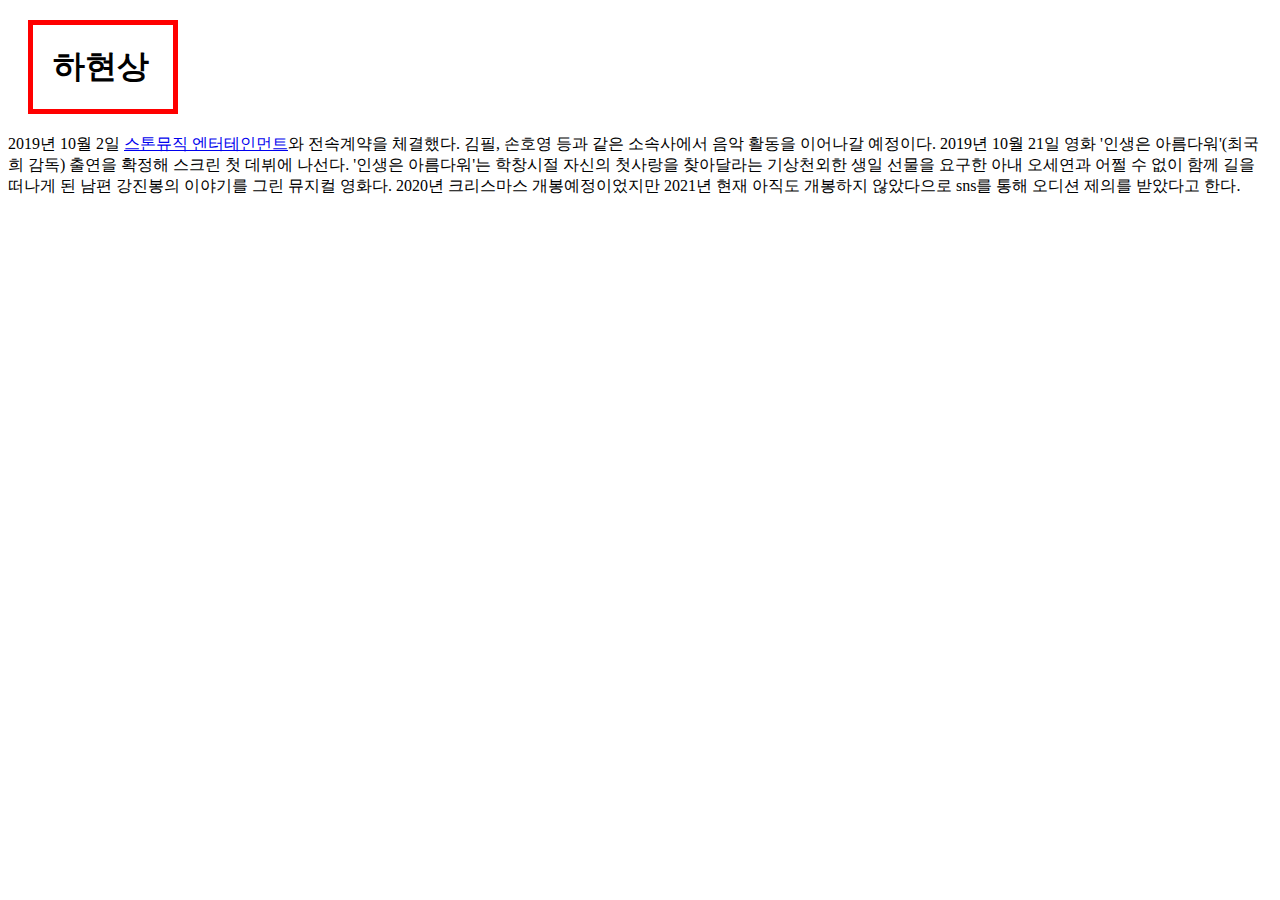
<file: box.html>
<!doctype html>
  <html>
  <head>
    <meta charset="utf-8">
    <title>  </title>

    <style>
      h1 {
        border:5px red solid;
        padding:20px;
        margin:20px;
        display:block;
        width:100px;
      }

    </style>

  </head>

  <body>
    <h1>하현상</h1>2019년 10월 2일 <a href = "https://namu.wiki/w/웨이크원엔터테인먼트">스톤뮤직 엔터테인먼트</a>와 전속계약을 체결했다.
    김필, 손호영 등과 같은 소속사에서 음악 활동을 이어나갈 예정이다.
    2019년 10월 21일 영화 '인생은 아름다워'(최국희 감독) 출연을 확정해
    스크린 첫 데뷔에 나선다. '인생은 아름다워'는 학창시절 자신의 첫사랑을 찾아달라는
    기상천외한 생일 선물을 요구한 아내 오세연과 어쩔 수 없이 함께 길을 떠나게 된 남편
     강진봉의 이야기를 그린 뮤지컬 영화다. 2020년 크리스마스 개봉예정이었지만
     2021년 현재 아직도 개봉하지 않았다으로 sns를 통해 오디션 제의를 받았다고 한다.
  </body>
  </html>
</file>
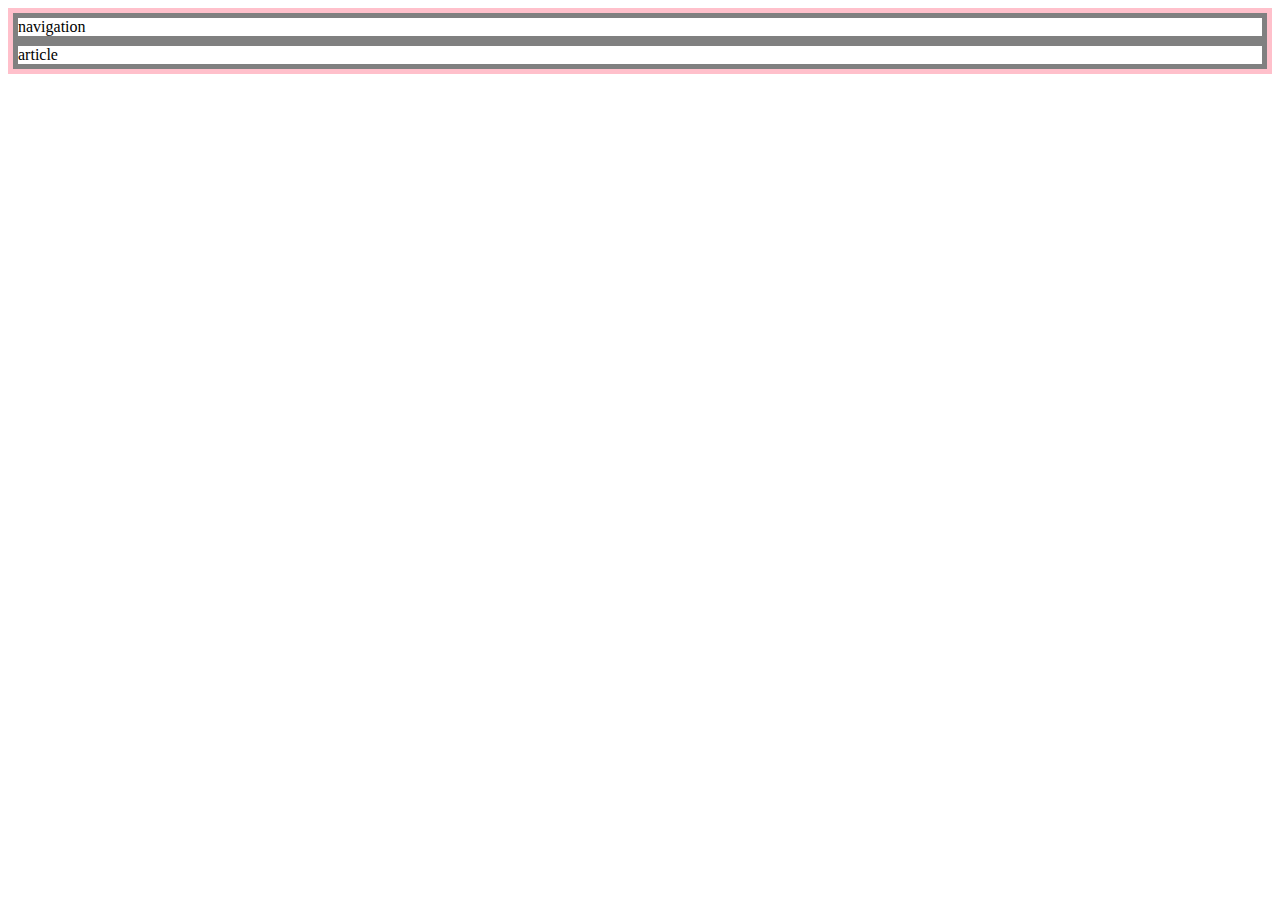
<file: grid.html>
<!doctype html>
<html>
<head>
    <meta charset="utf-8">
    <title> </title>

    <style>
     #grid{
       border: 5px solid pink;
     }
     div{
       border:5px solid gray;
     }
     </style>

</head>
<body>
  <div id="grid">
    <div> navigation</div>
    <div> article </div>
  </div>
</body>
</html>
</file>
<file: style.css>
<!DOCTYPE html>
<html>
<head>
    body{margin:0;}
    a { color:black;
        text-decoration:none;  }

    h1{ font-size:45px;
        text-align:left;
        border-bottom:1px solid gray;
        margin:0;
        padding:20px; }

     ol{border-right:1px solid gray;
      width : 100px;
      margin : 0;
      padding : 20px;
      }

    #grid{ display:grid;
          grid-template-columns: 150px 1fr;}
    #grid ol { padding-left: 30px; }
    #grid #article {padding-left: 25px}
    @media(max-width:800px){
      #grid{ display: block; }
      ol{ border-right:none; }
      h1{ border-bottom:none;}
    }
</head>
</html>
</file>
